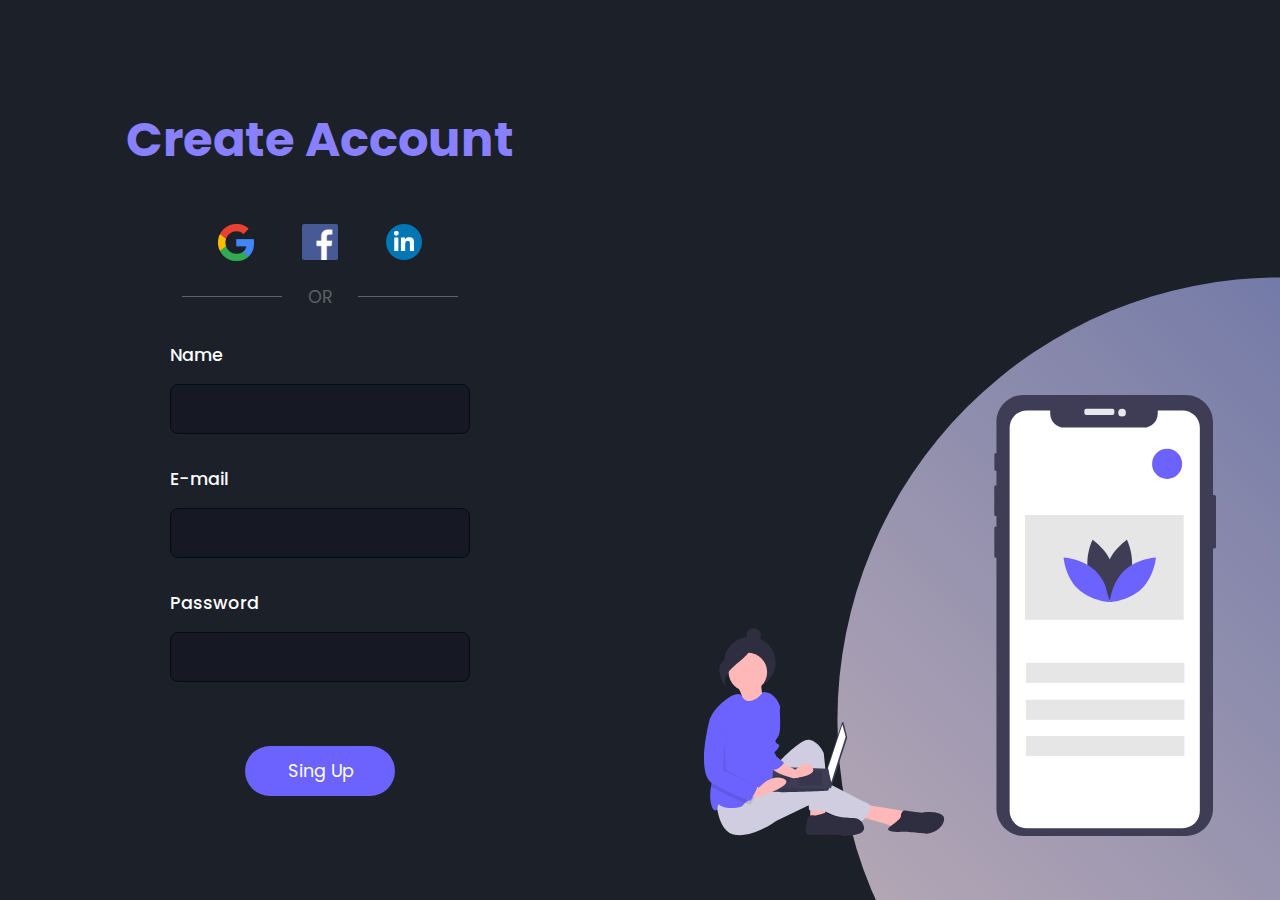
<file: CreateAccount/index.html>
<!DOCTYPE html>
<html lang="en">
<head>
    <meta charset="UTF-8">
    <meta name="viewport" content="width=device-width, initial-scale=1.0">
    <title>Sing Up Form</title>
    <link rel="stylesheet" href="style.css">
</head>
<body>
    <main>
       <h1>Create Account</h1>
       <div class="social-media">
           <a href="https://www.google.com.br/" target="_blank">
               <img src="assets/google.png" alt="Google">
           </a>
           <a href="https://pt-br.facebook.com/" target="_blank">
            <img src="assets/facebook.png" alt="facebook">
        </a>
        <a href="https://br.linkedin.com/" target="_blank">
            <img src="assets/linkedin.png" alt="Linkedin">
        </a>
       </div>

       <div class="alternative"> 
           <span>OR</span>
       </div>
       <form>
        <label>
            <span>Name</span>
            <input type="text" id="name" name="name">
        </label>
        <label>
            <span>E-mail</span>
            <input type="email" id="email" name="email">
        </label>
        <label>
            <span>Password</span>
            <input type="password" id="password" name="password">
        </label>

        <input type="submit" value="Sing Up" id="button">
    </form>
    </main>
    <section class="images">
        <img src="assets/mobile.svg" alt="Mobile">
        <div class="circle"></div>
    </section>
</body>
</html>
</file>
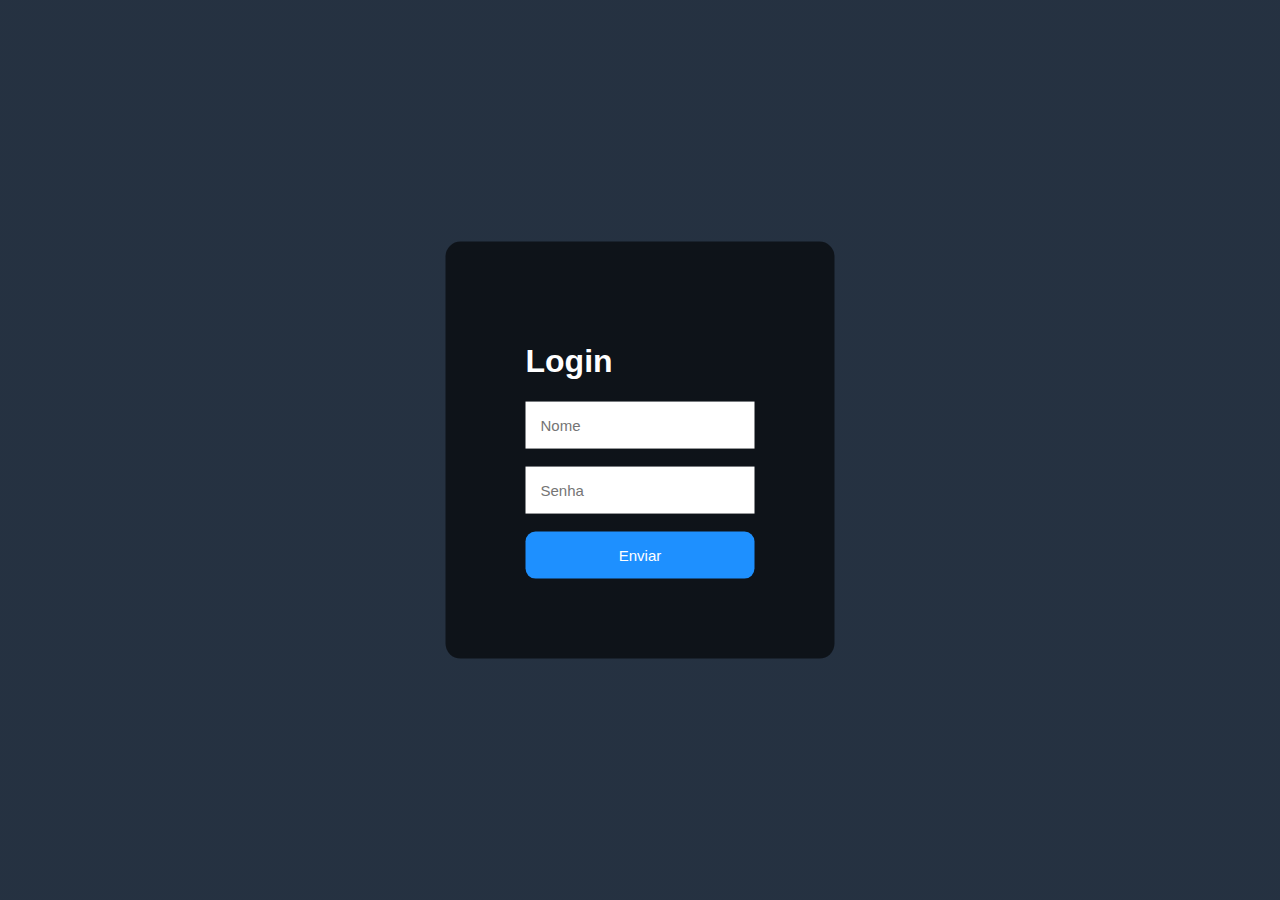
<file: Login/Login.html>
<!DOCTYPE html>
<html lang="en">
<head>
    <meta charset="UTF-8">
    <meta http-equiv="X-UA-Compatible" content="IE=edge">
    <meta name="viewport" content="width=device-width, initial-scale=1.0">
    <link rel="stylesheet" type="text/css" href="style.css">
    <title>Formulario</title>
</head>
<body>
    <div>
        <h1>Login</h1>
        <input type="text" placeholder="Nome">
        <br><br>
        <input type="password" placeholder="Senha">
        <br><br>
        <button>Enviar</button>
    </div>
</body>
</html>
</file>
<file: CreateAccount/style.css>
@import url('https://fonts.googleapis.com/css2?family=Poppins:wght@100;200;300;400;500;600&display=swap');

*{
    margin: 0;
    padding: 0;
    border: 0;
    box-sizing: border-box;
    font-family: "poppins", sans-serif;
}

body{
    background: #1B2029;
    color: white;
    font-weight: 500;
    display: flex;
    min-height: 100vh;
    min-width: 100vw;
}

main{
    width: 50vw;
    display: flex;
    flex-direction: column;
    align-items: center;
    justify-content: center;
}

main h1{
    color: #8880FE;
    font-size: 3rem;
    margin-bottom: 3rem;
    text-align: center;
}

main .social-media{
    display: flex;
    align-content: center;
}

main .social-media a{
    text-decoration: none;
}

main .social-media img{
    width: 36px;
    margin-left: 3rem;
}

main .social-media a:first-child img{
    margin-left: 0;
}

main .alternative{
    margin-top: 1rem;
}

main .alternative span{
    font-size: 1.1rem;
    font-weight: 400;
    color: rgba(255, 255, 255, 0.3);
    position: relative;
}

main .alternative span::before, main .alternative span::after{
    position: absolute;
    content: '';
    height: 1px;
    width: 100px;
    bottom: 50%;
    right: 50px;
    background: rgba(255, 255, 255, 0.3);
}

main .alternative span::after{
    left: 50px;
}

main form{
    display: flex;
    flex-direction: column;
    align-items: center;
}

main form label{
    display: flex;
    flex-direction: column;
}

main form label span{
    font-size: 1.1rem;
    margin-top: 2rem;
}

main form input{
    background: #161923;
    width: 300px;
    height: 50px;
    padding: 0 0.5rem;
    margin-top: 1rem;
    outline: none;
    color: rgba(166, 166, 166);
    font-size: 1rem;
    border: 1px solid #040B18;
    border-radius: 8px;
}

main form input[type="submit"]{
    cursor: pointer;
    width: 50%;
    margin-top: 4rem;
    border: none;
    border-radius: 32px;
    background: #6C63FF;
    color: white;
    font-size: 1.1rem;
    transition: all .3s ease-in-out;
}

main form input[type="submit"]:hover{
    background: #5952d4;
}

section.images{
    width: 50vw;
    display: flex;
    align-items: flex-end;
    padding: 4rem;
}

section.images img{
    width: 100%;
}

section.images .circle{
    position: absolute;
    height: 100%;
    width: 100%;
    top: 0;
    left: 0;
    background: linear-gradient(45deg, #E8CBC0, #636FA4);
    clip-path: circle(40% at right 80%);
    z-index: -1;
}

@media only screen and (max-width: 900px) {
    section.images{
        display: none;
        visibility: hidden;
    }
    main{
        width: 100vw;
    }
}

@media only screen and (max-width: 450px) {
    main h1{
        font-size: 2rem;
    }
    main .alternative span{
        font-size: 0.8rem;
    }
    main form label span, main form input[type="submit"]{
        font-size: 1rem;
    }
}
</file>
<file: Login/style.css>
html, body{
    background: #253141;
    font-family: "Montserrat" ,sans-serif;
    background-image: linear-gradient(
    to bottom,
    rgba(37, 49, 65, 0.6)  100%,
    #253141 0px,
    #253141 0px
    ), 
    url("https://s2.glbimg.com/Nj22VKjlcoyTdy3XH_XXywqYmhI=/0x0:4000x2250/984x0/smart/filters:strip_icc()/i.s3.glbimg.com/v1/AUTH_08fbf48bc0524877943fe86e43087e7a/internal_photos/bs/2021/0/D/U1xnpFTtq5V6RIwj35yg/master-16-9-standard-edition-final-4k-3layers-min.jpg");
    background-size: cover;
    background-position: none;
    display: flex;
    justify-content: center;
    align-items: center;
}

div{
    background-color: rgba(0, 0, 0, 0.603);
    position: absolute;
    top: 50%;
    left: 50%;
    transform: translate(-50%, -50%);
    padding: 80px;
    border-radius: 15px;
    color: #fff;
}

input{
    padding: 15px;
    border: none;
    outline: none;
    font-size: 15px;
}

button{
    background-color: dodgerblue;
    border: none;
    padding: 15px;
    width: 100%;
    border-radius: 10px;
    color: white;
    font-size: 15px;
}

button:hover{
    background-color: deepskyblue;
    cursor: pointer;
}
</file>
